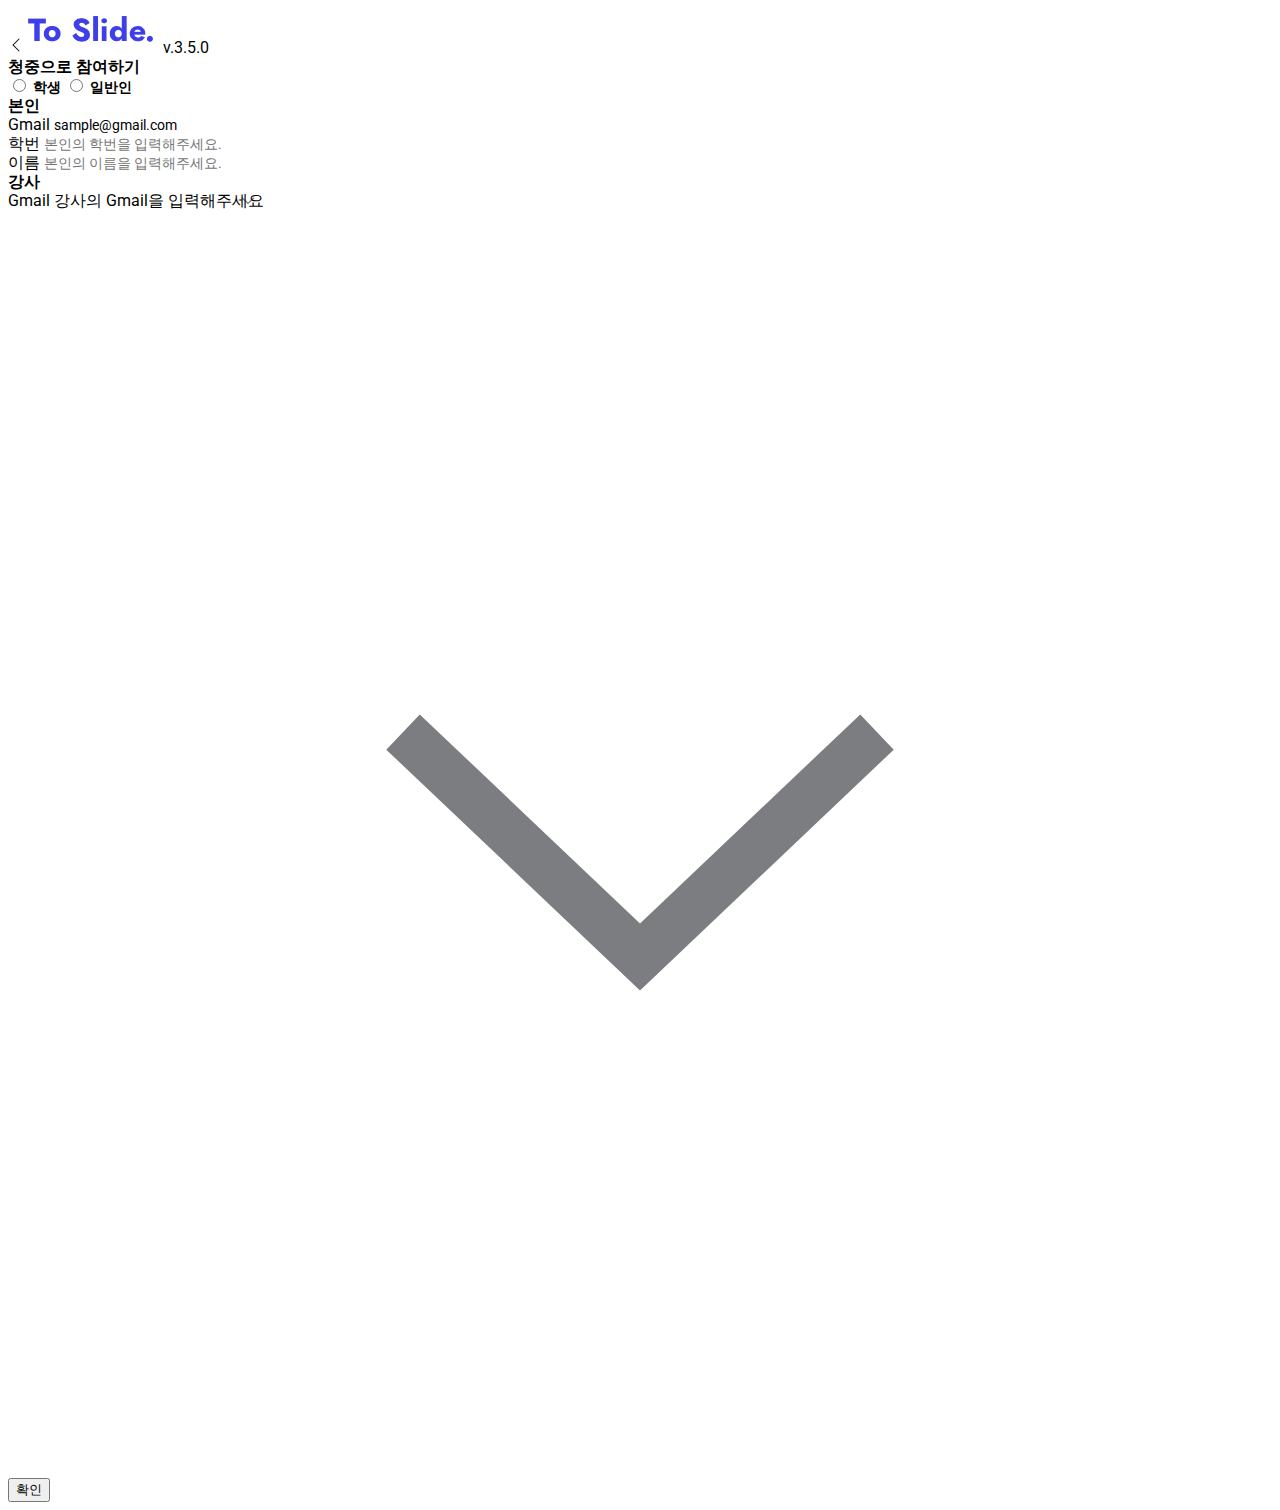
<file: index.html>
<!DOCTYPE html>
<html lang="en">
<head>
    <meta charset="UTF-8">
    <meta name="viewport" content="width=device-width, initial-scale=1.0">
    <link rel="stylesheet" href="./src/style.css">
    <link href="https://cdn.jsdelivr.net/npm/bootstrap@5.0.0-beta1/dist/css/bootstrap.min.css" rel="stylesheet" integrity="sha384-giJF6kkoqNQ00vy+HMDP7azOuL0xtbfIcaT9wjKHr8RbDVddVHyTfAAsrekwKmP1" crossorigin="anonymous">
    <link href='http://fonts.googleapis.com/css?family=Roboto:400,300,100,500,700' rel='stylesheet' type='text/css'>
    <script src="https://cdn.jsdelivr.net/npm/bootstrap@5.0.0-beta1/dist/js/bootstrap.bundle.min.js" integrity="sha384-ygbV9kiqUc6oa4msXn9868pTtWMgiQaeYH7/t7LECLbyPA2x65Kgf80OJFdroafW" crossorigin="anonymous" defer></script>
    <script src="./src/index.js" defer></script>
    <title>Document</title>
</head>
<body>
    <header class="container-fluid mt-3 mb-3 d-flex justify-content-between align-items-center position-relative col-md-4">
        <img src="./src//images/chevron-left.svg" alt="left" class="toslide-back-btn">
        <img src="./src/images/Toslide_logo.png" alt="logo" class="logo">
        <span class="toslide__version">v.3.5.0</span>
    </header>
    <main class="container-fluid d-flex flex-column p-0 align-items-md-center">
        <form action="" id="login_info" class="d-flex flex-column col-md-4">
            <div class="pb-4 d-flex flex-column mode-select p-3">
                <span class="toslide-font-bold">청중으로 참여하기</span>
                <div class="toslide-btn-group mt-3 d-flex">
                    <input type="radio" class="radio-input js-student-check" name="toslide-radio-btn" id="btnradio1" autocomplete="off" data-mode="student">
                    <label class="col-6 text-center p-2 toslide-font-medium" for="btnradio1">학생</label>
                    <input type="radio" class="radio-input js-non-student-check" name="toslide-radio-btn" id="btnradio2" autocomplete="off" data-mode="non-student">
                    <label class="col-6 text-center p-2 toslide-font-medium " for="btnradio2">일반인</label>
                </div>
            </div>
            <div class="d-flex flex-column p-3 input-section">
                <div class="d-flex flex-column mb-4">
                    <span class="toslide-font-bold mb-3">본인</span>
                    <div class="d-flex align-items-center mb-3">
                        <label for="Gmail" class="col-2">Gmail</label>
                        <input type="email" id="Gmail" name="Gmail" class="js-gmail ms-1 input-content" placeholder="본인의 Gmail을 입력해주세요.">
                    </div>
                    <div class="d-flex align-items-center mb-3 js-std-num-section">
                        <label for="student-num" class="col-2 toslide-font-normal">학번</label>
                        <input type="text" id="student-num" name="student-num" class="js-student-num ms-1 input-content" placeholder="본인의 학번을 입력해주세요.">
                    </div>
                    <div class="d-flex align-items-center mb-3">
                        <label for="name" class="col-2 toslide-font-normal">이름</label>
                        <input type="text" id="name" name="name" class="ms-1 input-content" placeholder="본인의 이름을 입력해주세요.">
                    </div>
                </div>
                <span class="toslide-font-bold mb-3">강사</span>
                <div class="d-flex align-items-center mb-3 position-relative">
                    <label for="lecturer" class="col-2">Gmail</label>
                    <select name="lecturer" id="lecturer" form="login_info" class="ms-1 input-content js-select-lecturer">
                        <option value="default" class="d-none">강사의 Gmail을 입력해주세요</option>
                        <option value="self-input">직접 입력하기</option>
                        <option value="GPS-search">GPS로 주변 강사 찾기</option>
                    </select>
                    <input type="email" id="lecturer" name="lecturer" class="ms-1 input-content d-none self-input js-select-input" disabled>
                    <img src="./src/images/select_dropdown.svg" alt="dropdown" class="select-input-dropdown js-select-input-dropdown d-none">
                </div>
                <input type="submit" value="확인" class="submit-btn mt-4 fw-bold">
            </div>
        </form>
    </main>
</body>
</html>
</file>
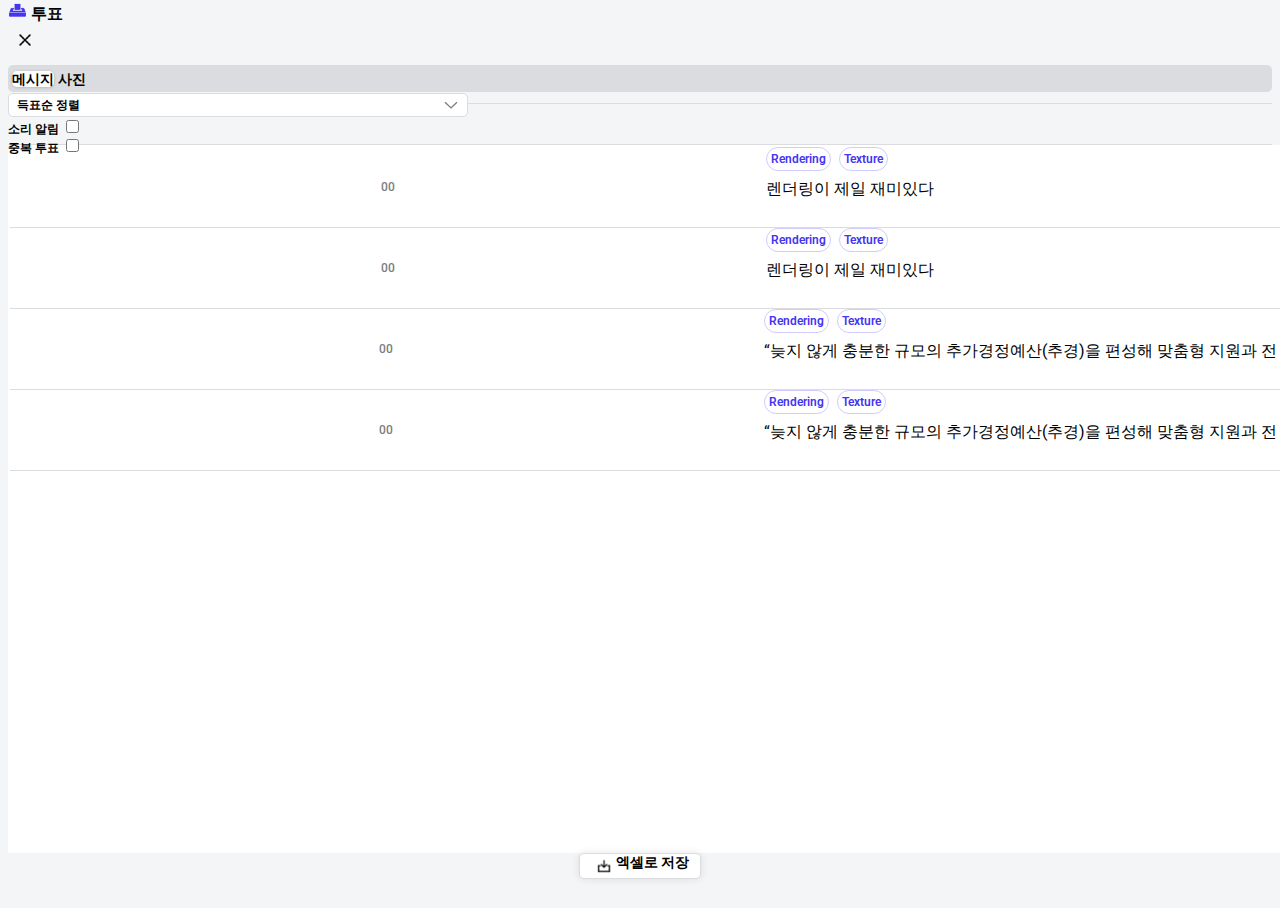
<file: vote.html>
<!DOCTYPE html>
<html lang="en">
<head>
    <meta charset="UTF-8">
    <meta name="viewport" content="width=device-width, initial-scale=1.0">
    <link rel="stylesheet" href="./src/css/style.css">
    <link rel="stylesheet" href="./src/css/toggle_section_style.css">
    <link rel="stylesheet" href="./src/css/vote.css">
    <link href="https://cdn.jsdelivr.net/npm/bootstrap@5.0.0-beta1/dist/css/bootstrap.min.css" rel="stylesheet" integrity="sha384-giJF6kkoqNQ00vy+HMDP7azOuL0xtbfIcaT9wjKHr8RbDVddVHyTfAAsrekwKmP1" crossorigin="anonymous">
    <link href='https://fonts.googleapis.com/css?family=Roboto:400,300,100,500,700' rel='stylesheet' type='text/css'>
    <script src="https://ajax.googleapis.com/ajax/libs/jquery/3.5.1/jquery.min.js"></script>
    <script src="https://cdn.jsdelivr.net/npm/bootstrap@5.0.0-beta1/dist/js/bootstrap.bundle.min.js" integrity="sha384-ygbV9kiqUc6oa4msXn9868pTtWMgiQaeYH7/t7LECLbyPA2x65Kgf80OJFdroafW" crossorigin="anonymous" defer></script>
    <script src="./src/js/set_box_size.js" defer></script>
    <!-- <script src="./src//js/vote.js" defer></script> -->
    <script src="./vote_by_sunny.js" defer></script>
    <title>Document</title>
</head>
<body onresize="setLayoutHeight()">
    <aside class="toggle-section position-relative">
        <div class="wrap">
            <div class="header-wrap">
                <div class="header d-flex justify-content-center position-relative py-3 align-items-center">
                    <button class="position-absolute toslide-back-btn">
                        <img src="./src/images/chevron-left.svg" alt="toslide-back-btn" class="function-image">
                    </button>
                    <div class="title d-flex align-items-center">
                        <img src="./src/images/vote_section/vote_blue.png" alt="vote_icon" class="util-image">
                        <span class="title-text toslide-font-large-bold ps-2">투표</span>
                    </div>
                    <button class="section-btn position-absolute section-cancle">
                        <img src="./src//images/photo_section/PNG_cancle_black.png" alt="cancle_btn" class="function-image">
                    </button>
                </div>
            </div>
            <div class="btn-group-wrap">
                <div class="toslide-btn-group mx-2 d-flex">
                    <input type="radio" class="radio-input" name="toslide-radio-btn" id="btnradio1" autocomplete="off" data-mode="student" onclick="change_to('message')" checked>
                    <label class="col-6 text-center toslide-font-medium-medium p-1" for="btnradio1">메시지</label>
                    <input type="radio" class="radio-input" name="toslide-radio-btn" id="btnradio2" autocomplete="off" data-mode="non-student" onclick="change_to('photo')">
                    <label class="col-6 text-center toslide-font-medium-medium p-1" for="btnradio2">사진</label>
                </div>
            </div>
            <div class="option-wrap">
                <div class="option-select d-flex justify-content-between align-items-center px-2 toslide-font-small-medium">
                    <select name="sort_option" class="sort-option" onchange="change_sorting(this)">
                        <option value="default">최신순 정렬</option>
                        <option value="voting" selected>득표순 정렬</option>
                    </select>
                    <div class="checkbox-section d-flex align-items-center">
                        <div class="d-flex">                    
                            <label for="sound-check" class="pe-1 sound-check">소리 알림</label>
                            <input type="checkbox" id="sound-check">
                        </div>
                        <div class="d-flex">
                            <label for="anonymous-check" class="pe-1 anonymous-check">중복 투표</label>
                            <input type="checkbox" id="anonymous-check">
                        </div>
                    </div>
                </div>
            </div>
            <table class="content-layout d-flex flex-column position-relative">
                <tbody id="msg_table_vote" class="message_list">
                    <tr class="message-items py-1">
                        <td class="message-num toslide-font-small-normal">00</td>
                        <td class="message-container px-2">
                            <div class="message-info d-flex justify-content-between">
                                <ul class="message-keyword">
                                    <li class="message-keyword-items toslide-font-small-medium">Rendering</li>
                                    <li class="message-keyword-items toslide-font-small-medium">Texture</li>
                                </ul>
                            </div>
                            <div class="message-content toslide-font-medium-lineheight20-normal">
                                렌더링이 제일 재미있다
                            </div>
                        </td>
                        <td class="message-vote-container">
                            <span class="message-vote toslide-font-small-normal">12표</span>
                        </td>
                    </tr>
                    <tr class="message-items py-1">
                        <td class="message-num toslide-font-small-normal">00</td>
                        <td class="message-container px-2">
                            <div class="message-info d-flex justify-content-between">
                                <ul class="message-keyword">
                                    <li class="message-keyword-items toslide-font-small-medium">Rendering</li>
                                    <li class="message-keyword-items toslide-font-small-medium">Texture</li>
                                </ul>
                            </div>
                            <div class="message-content toslide-font-medium-lineheight20-normal">
                                렌더링이 제일 재미있다
                            </div>
                        </td>
                        <td class="message-vote-container">
                            <span class="message-vote toslide-font-small-normal">12표</span>
                        </td>
                    </tr>
                    <tr class="message-items py-1">
                        <td class="message-num toslide-font-small-normal">00</td>
                        <td class="message-container px-2">
                            <div class="message-info d-flex justify-content-between">
                                <ul class="message-keyword">
                                    <li class="message-keyword-items toslide-font-small-medium">Rendering</li>
                                    <li class="message-keyword-items toslide-font-small-medium">Texture</li>
                                </ul>
                            </div>
                            <div class="message-content toslide-font-medium-lineheight20-normal">
                                “늦지 않게 충분한 규모의 추가경정예산(추경)을 편성해 맞춤형 지원과 전 국민 지원을 함께 협의하겠다.”
더불어민주당 이낙연 대표는 2일 국회 교섭단체 대표연설에서 신종 코로나바이러스 감염증(코로나19) 피해 계층에 대한 선별 지급 외에 경기 진작을 위한 전 국민 보편 지급도 함께 진행하겠다는 계획을 밝혔다. 문재인 대통령이 전날에 이어 이날도 소상공인과 자영업자들을 위한 지원 대책 마련을 강조한 가운데 이 대표도 4차 재난지원금 지급을 공식화하면서 정부의 논의에 속도가 붙을 것으로 보인다. 그러나 국가 재정 부담에 대한 우려도 만만치 않은 상황이다. 여기에 새해 초부터 추경 카드를 쓰는 것에 대한 부담도 있기 때문에 전 국민 재난지원금 지급을 위한 ‘슈퍼 추경’까지는 험난한 과정이 될 것으로 보인다.

이 대표는 이날 ‘국민이 국가의 역할을 묻습니다, 코로나를 넘어 신복지국가로’라는 제목의 연설에서 “나라 곳간을 풀 때는 풀어야 다시 채울 수 있다”며 적극적인 재정 정책의 필요성을 강조했다. 그는 “(지난해) 우리는 59년 만에 한 해 네 차례 추경을 집행했다. 558조 원, 사상 최대의 올해 예산도 상반기에 72.4%를 집행할 계획이다. 그래도 부족하다”고 했다.
                            </div>
                        </td>
                        <td class="message-vote-container">
                            <span class="message-vote toslide-font-small-normal">12표</span>
                        </td>
                    </tr>
                    <tr class="message-items py-1">
                        <td class="message-num toslide-font-small-normal">00</td>
                        <td class="message-container px-2">
                            <div class="message-info d-flex justify-content-between">
                                <ul class="message-keyword">
                                    <li class="message-keyword-items toslide-font-small-medium">Rendering</li>
                                    <li class="message-keyword-items toslide-font-small-medium">Texture</li>
                                </ul>
                            </div>
                            <div class="message-content toslide-font-medium-lineheight20-normal">
                                “늦지 않게 충분한 규모의 추가경정예산(추경)을 편성해 맞춤형 지원과 전 국민 지원을 함께 협의하겠다.”
더불어민주당 이낙연 대표는 2일 국회 교섭단체 대표연설에서 신종 코로나바이러스 감염증(코로나19) 피해 계층에 대한 선별 지급 외에 경기 진작을 위한 전 국민 보편 지급도 함께 진행하겠다는 계획을 밝혔다. 문재인 대통령이 전날에 이어 이날도 소상공인과 자영업자들을 위한 지원 대책 마련을 강조한 가운데 이 대표도 4차 재난지원금 지급을 공식화하면서 정부의 논의에 속도가 붙을 것으로 보인다. 그러나 국가 재정 부담에 대한 우려도 만만치 않은 상황이다. 여기에 새해 초부터 추경 카드를 쓰는 것에 대한 부담도 있기 때문에 전 국민 재난지원금 지급을 위한 ‘슈퍼 추경’까지는 험난한 과정이 될 것으로 보인다.

이 대표는 이날 ‘국민이 국가의 역할을 묻습니다, 코로나를 넘어 신복지국가로’라는 제목의 연설에서 “나라 곳간을 풀 때는 풀어야 다시 채울 수 있다”며 적극적인 재정 정책의 필요성을 강조했다. 그는 “(지난해) 우리는 59년 만에 한 해 네 차례 추경을 집행했다. 558조 원, 사상 최대의 올해 예산도 상반기에 72.4%를 집행할 계획이다. 그래도 부족하다”고 했다.
                            </div>
                        </td>
                        <td class="message-vote-container">
                            <span class="message-vote toslide-font-small-normal">12표</span>
                        </td>
                    </tr>
                </tbody>
                <tbody id="photo_table" class="photo_list" style="display: none">
                    <tr class="photo-items">
                        <td class="photo-num toslide-font-small-normal">00</td>
                        <td class="image-container">
                            <div class="image-section">
                                <img src="./src/images/sample_photos/202011241641-B711142-이종찬.jpg" class="image-section-image">
                            </div>
                        </td>
                        <td class="message-vote-container">
                            <span class="message-vote toslide-font-small-normal">12표</span>
                        </td>
                    </tr>
                    <tr class="photo-items">
                        <td class="photo-num toslide-font-small-normal">00</td>
                        <td class="image-container">
                            <div class="image-section">
                                <img src="./src/images/sample_photos/202011241641-B711142-이종찬.jpg" class="image-section-image">
                            </div>
                        </td>
                        <td class="message-vote-container">
                            <span class="message-vote toslide-font-small-normal">12표</span>
                        </td>
                    </tr>
                    <tr class="photo-items">
                        <td class="photo-num toslide-font-small-normal">00</td>
                        <td class="image-container">
                            <div class="image-section">
                                <img src="./src/images/sample_photos/202011241641-B711142-이종찬.jpg" class="image-section-image">
                            </div>
                        </td>
                        <td class="message-vote-container">
                            <span class="message-vote toslide-font-small-normal">12표</span>
                        </td>
                    </tr>
                    <tr class="photo-items">
                        <td class="photo-num toslide-font-small-normal">00</td>
                        <td class="image-container">
                            <div class="image-section">
                                <img src="./src/images/sample_photos/202011241641-B711142-이종찬.jpg" class="image-section-image">
                            </div>
                        </td>
                        <td class="message-vote-container">
                            <span class="message-vote toslide-font-small-normal">12표</span>
                        </td>
                    </tr>
                </tbody>
            </table>
            <div class="footer-wrap">
                <div class="footer px-2 py-2">
                    <div class="d-flex align-items-center justify-content-end w-100 h-100 px-1">
                        <button class="py-1 px-1 d-flex align-items-center save-excel">
                            <img src="./src/images/save_black.png" alt="save_black" class="save-image">
                            <div class="function-text toslide-font-medium-medium ps-2 responsive_font_1">엑셀로 저장</div>
                        </button>
                    </div>
                </div>
            </div>
        </div>
    </aside>
</body>
</html>
</file>
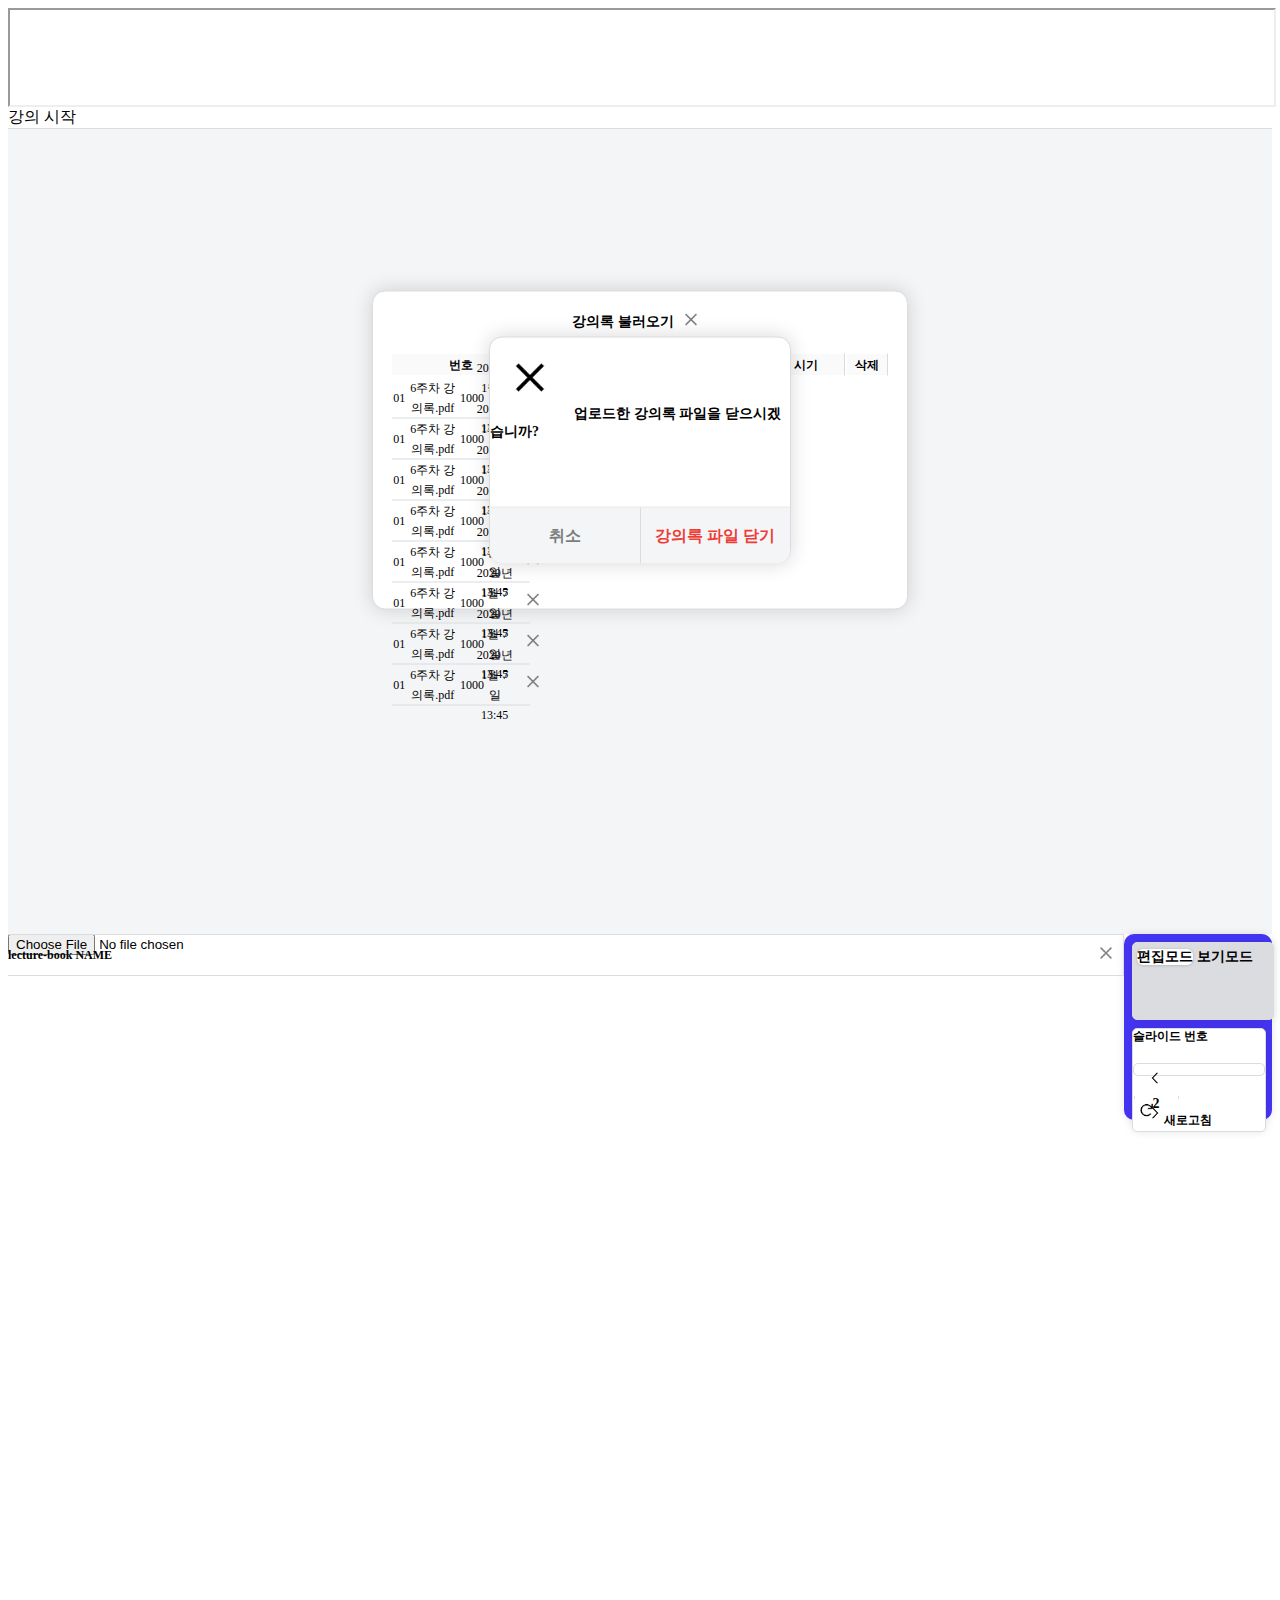
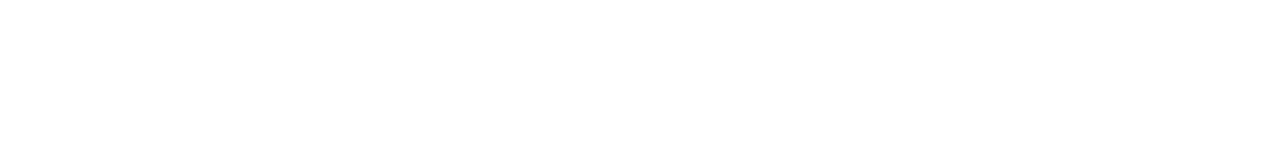
<file: online_lecture/online_lecture.html>
<!DOCTYPE html>
<html lang="en">
<head>
    <meta charset="UTF-8">
    <meta http-equiv="X-UA-Compatible" content="IE=edge">
    <meta name="viewport" content="width=device-width, initial-scale=1.0">
    <link href="https://cdn.jsdelivr.net/npm/bootstrap@5.0.0-beta1/dist/css/bootstrap.min.css" rel="stylesheet" integrity="sha384-giJF6kkoqNQ00vy+HMDP7azOuL0xtbfIcaT9wjKHr8RbDVddVHyTfAAsrekwKmP1" crossorigin="anonymous">
    <link rel="stylesheet" href="./online_lecture.css">
    <link rel="stylesheet" href="./modal.css">
    <script src="https://cdn.jsdelivr.net/npm/bootstrap@5.0.0-beta1/dist/js/bootstrap.bundle.min.js" integrity="sha384-ygbV9kiqUc6oa4msXn9868pTtWMgiQaeYH7/t7LECLbyPA2x65Kgf80OJFdroafW" crossorigin="anonymous" defer></script>
    <script src="./online_lecture.js" defer></script>
    <title>Document</title>
</head>
<body>
    <div class="wrap">
        <iframe id="iframe_main_menu" src="https://moonsangjin.github.io/Toslide/menu.html?a=1" style="width: 100%; height: 95px;" allowfullscreen=""></iframe>
        <main class="main position-relative" style="height: calc(100% - 95px);">
            <button class="position-absolute start-0 top-0 bg-info" onclick="startLecture()">강의 시작</button>
            <div class="hide-section d-none">
                <ul class="lecture-book-upload-list d-flex">
                    <li class="lecture-book-upload-list-items d-flex flex-column align-items-center justify-content-around" id="uploadNewTestPaperFromPC" onclick="uploadFromPC()">
                        <img src="./images/new_test_paper.gif" alt="new_lecture_book">
                        <span class="toslide-font-large-medium">새 강의록 업로드</span>
                    </li>
                    <li class="lecture-book-upload-list-items d-flex flex-column align-items-center justify-content-around" id="uploadNewTestPaperFromGoogle" onclick="openLoadLectureBookModal()">
                        <img src="./images/load_test_paper.png" alt="load_lecture_book">
                        <span class="toslide-font-large-medium">강의록 불러오기</span>
                    </li>
                </ul>
                <input type="file" class="d-none" id="test_paper_upload" name="test_paper_upload" accept=".doc, .docx" onchange="openTestEditSection(this)">
            </div>
            <div class="lecture-book-section-wrap d-none">
                <div class="lecture-book-section">
                    <div class="lecture-book-title">
                        <span class="toslide-font-small-medium" id="toslide_lecture-book_name">lecture-book NAME</span>
                        <button class="lecture-book-cancle-btn" onclick="openCloseLectureBookModal()">
                            <img src="./images/close_gray.png" alt="cancle_btn" class="function-image">
                        </button>
                    </div>
                    <div class="lecture-book-content">
                        <iframe src="https://docs.google.com/presentation/d/1O6qBLklPs0jbwQCGs1oXgf244qrhSlFPdDnL3h0yu98/edit#slide=id.p1" frameborder="0" style="width:100%; height: 100%;" id="iframe_lecture_book_file"></iframe>
                    </div>
                </div>
                <div class="lecture-book-controller d-flex flex-column align-items-center position-absolute">
                    <div class="lecture-book-mode-select d-flex flex-column">
                        <button class="toslide-font-medium-medium h-50 text-center edit-mode clicked" onclick="lectureBookModeTrans(this)">편집모드</button>
                        <button class="toslide-font-medium-medium h-50 text-center look-mode" onclick="lectureBookModeTrans(this)">보기모드</button>
                    </div>
                    <div class="lecture-book-slide-controller">
                        <div class="toslide-font-small-medium d-flex justify-content-center align-items-center">슬라이드 번호</div>
                        <div class="d-flex align-items-center lecture-book-slide-controller__contorller-wrap">
                            <div class="d-flex align-items-center justify-content-center w-100 h-100 lecture-book-slide-controller__contorller">
                                <button>
                                    <img src="./images/drop_down_black.png" alt="slide_back" style="transform: rotate(90deg);" class="lecture-book-controller-img">
                                </button>
                                <div class="h-100 d-flex align-items-center justify-content-center slide-number toslide-font-medium-medium">2</div>
                                <button>
                                    <img src="./images/drop_down_black.png" alt="slide_forward" style="transform: rotate(-90deg);" class="lecture-book-controller-img">
                                </button>
                            </div>
                        </div>
                        <div class="refresh toslide-font-small-medium lecture-book-slide-controller__refresh d-flex align-items-center justify-content-center">
                            <img src="./images/refresh.png" alt="refresh" class="lecture-book-controller-img">
                            <span>새로고침</span>
                        </div>
                    </div>
                </div>
            </div>
        </main>
    </div>
    <div class="modal-overlay"></div>
    <div class="toslide-modal mode-trans-modal d-none">
        <div class="mode-trans-modal-main d-flex flex-column justify-content-center align-items-center">
            <img src="./images/lecture_mode_black.png" alt="test_mode_black">
            <span class="toslide-font-medium-bold">강의모드로 전환하시겠습니까?</span>
        </div>
        <div class="mode-trans-modal-function-select modal-function-section">
            <button class="modal-cancle-btn" onclick="cancleTransModal()">취소</button>
            <button class="modal-check-btn" onclick="transMode()">강의모드 전환</button>
        </div>
    </div>
    <div class="toslide-modal load-lecture-book-modal d-none">
        <div class="load-lecture-book-modal-header modal-title position-relative">
            <span class="toslide-font-medium-bold">강의록 불러오기</span>
            <button class="load-lecture-book-modal-close-btn position-absolute" onclick="closeLoadLectureBookModal()">
                <img src="./images/close_gray.png" alt="close_gray" class="function-image">
            </button>
        </div>
        <table class="lecture-book-list d-flex flex-column">
            <thead class="lecture-book-list-head">
                <tr class="d-flex">
                    <th>번호</th>
                    <th>시험명</th>
                    <th>매수</th>
                    <th>업로드 시기</th>
                    <th>삭제</th>
                </tr>
            </thead>
            <tbody class="lecture-book-list-body" onclick="openLectureBook()">
                <tr class="lecture-book-list-items">
                    <td>01</td>
                    <td>6주차 강의록.pdf</td>
                    <td>1000</td>
                    <td>2020년 1월 7일 13:45</td>
                    <td>
                        <button class="lecture-book-list-close-btn">
                            <img src="./images/close_gray.png" alt="close_gray" class="function-image">
                        </button>
                    </td>
                </tr>
                <tr class="lecture-book-list-items">
                    <td>01</td>
                    <td>6주차 강의록.pdf</td>
                    <td>1000</td>
                    <td>2020년 1월 7일 13:45</td>
                    <td>
                        <button class="lecture-book-list-close-btn">
                            <img src="./images/close_gray.png" alt="close_gray" class="function-image">
                        </button>
                    </td>
                </tr>
                <tr class="lecture-book-list-items">
                    <td>01</td>
                    <td>6주차 강의록.pdf</td>
                    <td>1000</td>
                    <td>2020년 1월 7일 13:45</td>
                    <td>
                        <button class="lecture-book-list-close-btn">
                            <img src="./images/close_gray.png" alt="close_gray" class="function-image">
                        </button>
                    </td>
                </tr>
                <tr class="lecture-book-list-items">
                    <td>01</td>
                    <td>6주차 강의록.pdf</td>
                    <td>1000</td>
                    <td>2020년 1월 7일 13:45</td>
                    <td>
                        <button class="lecture-book-list-close-btn">
                            <img src="./images/close_gray.png" alt="close_gray" class="function-image">
                        </button>
                    </td>
                </tr>
                <tr class="lecture-book-list-items">
                    <td>01</td>
                    <td>6주차 강의록.pdf</td>
                    <td>1000</td>
                    <td>2020년 1월 7일 13:45</td>
                    <td>
                        <button class="lecture-book-list-close-btn">
                            <img src="./images/close_gray.png" alt="close_gray" class="function-image">
                        </button>
                    </td>
                </tr>
                <tr class="lecture-book-list-items">
                    <td>01</td>
                    <td>6주차 강의록.pdf</td>
                    <td>1000</td>
                    <td>2020년 1월 7일 13:45</td>
                    <td>
                        <button class="lecture-book-list-close-btn">
                            <img src="./images/close_gray.png" alt="close_gray" class="function-image">
                        </button>
                    </td>
                </tr>
                <tr class="lecture-book-list-items">
                    <td>01</td>
                    <td>6주차 강의록.pdf</td>
                    <td>1000</td>
                    <td>2020년 1월 7일 13:45</td>
                    <td>
                        <button class="lecture-book-list-close-btn">
                            <img src="./images/close_gray.png" alt="close_gray" class="function-image">
                        </button>
                    </td>
                </tr>
                <tr class="lecture-book-list-items">
                    <td>01</td>
                    <td>6주차 강의록.pdf</td>
                    <td>1000</td>
                    <td>2020년 1월 7일 13:45</td>
                    <td>
                        <button class="lecture-book-list-close-btn">
                            <img src="./images/close_gray.png" alt="close_gray" class="function-image">
                        </button>
                    </td>
                </tr>
            </tbody>
        </table>
    </div>
    <div class="toslide-modal close-lecture-book-paper-modal d-none">
        <div class="close-lecture-book-paper-modal-main d-flex flex-column justify-content-center align-items-center">
            <img src="./images/X_or_Close_black.png" alt="X_or_Close_black">
            <span class="toslide-font-medium-bold">업로드한 강의록 파일을 닫으시겠습니까?</span>
        </div>
        <div class="close-lecture-book-paper-modal-function-select modal-function-section">
            <button class="modal-cancle-btn" onclick="cancleCloseLectureBookModal()">취소</button>
            <button class="modal-check-btn" style="color: #EE3D36;" onclick="closeLectureBook()">강의록 파일 닫기</button>
        </div>
    </div>
</body>
</html>
</file>
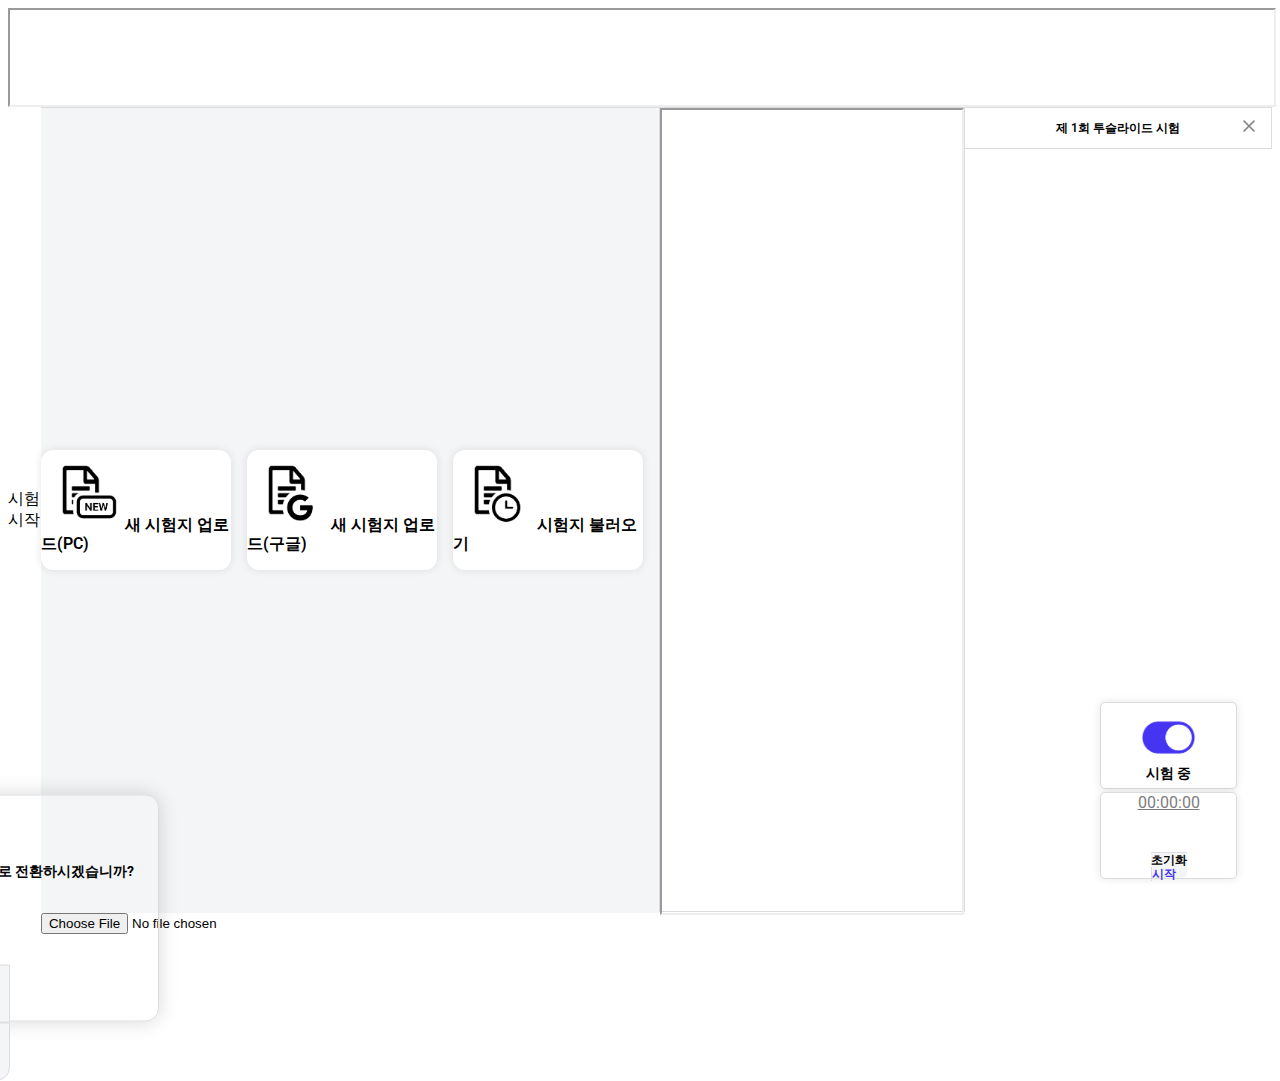
<file: online_lecture/online_test.html>
<!DOCTYPE html>
<html lang="en">
<head>
    <meta charset="UTF-8">
    <meta name="viewport" content="width=device-width, initial-scale=1.0">
    <link href="https://fonts.googleapis.com/css?family=Roboto" rel="stylesheet">
    <link href="https://cdn.jsdelivr.net/npm/bootstrap@5.0.0-beta1/dist/css/bootstrap.min.css" rel="stylesheet" integrity="sha384-giJF6kkoqNQ00vy+HMDP7azOuL0xtbfIcaT9wjKHr8RbDVddVHyTfAAsrekwKmP1" crossorigin="anonymous">
    <link rel="stylesheet" href="./online_test.css">
    <script src="https://ajax.googleapis.com/ajax/libs/jquery/3.5.1/jquery.min.js" defer></script>
    <script src="https://cdn.jsdelivr.net/npm/bootstrap@5.0.0-beta1/dist/js/bootstrap.bundle.min.js" integrity="sha384-ygbV9kiqUc6oa4msXn9868pTtWMgiQaeYH7/t7LECLbyPA2x65Kgf80OJFdroafW" crossorigin="anonymous" defer></script>
    <script src="./online_test.js" defer></script>
    <title>Document</title>
</head>
<body>
    <div class="wrap">
        <iframe id="iframe_main_menu" src="https://moonsangjin.github.io/Toslide/menu.html?a=1" style="width: 100%; height: 95px;" allowfullscreen=""></iframe>
        <main class="main position-relative" style="height: calc(100% - 95px);">
            <button class="start-test position-absolute start-0 top-0 bg-info">시험 시작</button>
            <div class="hide-section d-none">
                <ul class="test-paper-upload-list d-flex">
                    <li class="test-paper-upload-list-items d-flex flex-column align-items-center justify-content-around" id="uploadNewTestPaperFromPC" onclick="uploadFromPC()">
                        <img src="./online_test/new_test_paper.gif" alt="new_test_paper">
                        <span class="toslide-font-large-medium">새 시험지 업로드(PC)</span>
                    </li>
                    <li class="test-paper-upload-list-items d-flex flex-column align-items-center justify-content-around" id="uploadNewTestPaperFromGoogle">
                        <img src="./online_test/google_document.png" alt="google_document">
                        <span class="toslide-font-large-medium">새 시험지 업로드(구글)</span>
                    </li>
                    <li class="test-paper-upload-list-items d-flex flex-column align-items-center justify-content-around" id="loadTestPaper">
                        <img src="./online_test/used_test_paper.gif" alt="used_test_paper">
                        <span class="toslide-font-large-medium">시험지 불러오기</span>
                    </li>
                </ul>
                <input type="file" class="d-none" id="test_paper_upload" name="test_paper_upload" accept=".doc, .docx" onchange="openTestSection(this)">
            </div>
            <div class="test-section-wrap d-none">
                <div class="attendance position-relative">
                    <iframe id="iframe_attendance" src="https://prefer2.github.io/toslide_attendance/attendance.html" style="height: 100%;" allowfullscreen=""></iframe>
                </div>
                <div class="test-section" style="height: 100%;">
                    <div class="test-title">
                        <span class="toslide-font-small-medium">제 1회 투슬라이드 시험</span>
                        <button class="test-cancle-btn">
                            <img src="../src/images/photo_section/close_gray.png" alt="cancle_btn" class="function-image">
                        </button>
                    </div>
                    <div class="test-content">
                        <iframe src="" frameborder="0" style="width:100%; height: 100%;" id="iframe_test_file"></iframe>
                        <div class="test-state">
                            <img src="../src/images/menu/gathering_start.png" alt="gathering_start" class="gathering-image">
                            <span class="toslide-font-medium-medium">시험 중</span>
                        </div>
                        <div class="test-timer">
                            <div class="timer-section tosilde-font-very-large-medium d-flex justify-content-center align-items-center">00:00:00</div>
                            <div class="timer-function-select w-100 d-flex">
                                <div class="d-flex justify-content-center align-items-center col-6 toslide-font-small-medium">초기화</div>
                                <div class="d-flex justify-content-center align-items-center col-6 toslide-font-small-medium" id="timer_start">시작</div>
                            </div>
                        </div>
                    </div>
                </div>
            </div>
        </main>
    </div>
    <div class="mode-trans-modal position-absolute d-none">
        <div class="mode-trans-modal-main d-flex flex-column justify-content-center align-items-center">
            <img src="./online_test/test_mode_black.png" alt="test_mode_black">
            <span class="toslide-font-medium-bold">시험모드로 전환하시겠습니까?</span>
        </div>
        <div class="mode-trans-modal-function-select d-flex">
            <button class="mode-trans-modal-fuction-button cancle toslide-font-large-medium">취소</button>
            <button class="mode-trans-modal-fuction-button trans toslide-font-large-medium">시험모드 전환</button>
        </div>
    </div>
</body>
</html>


       <!-- <div class="attendance position-relative">
            <iframe id="iframe_attendance" src="https://prefer2.github.io/toslide_attendance/attendance.html" style="height: 100%;" allowfullscreen=""></iframe>
        </div>
        <div class="test-section" style="height: 100%;">
            <div class="test-title">
                <span class="toslide-font-small-medium">제 1회 투슬라이드 시험</span>
                <button class="test-cancle-btn">
                    <img src="./src/images/photo_section/close_gray.png" alt="cancle_btn" class="function-image">
                </button>
            </div>
            <div class="test-content">
                <iframe src="https://docs.google.com/document/d/1E_0U7w2f_kJO0SCSPeccJdNBc9wpZWeCowgOmWP_Amk/edit" frameborder="0" style="width:100%; height: 100%;"></iframe>
                <div class="test-state">
                    <img src="./src/images/menu/gathering_start.png" alt="gathering_start" class="gathering-image">
                    <span class="toslide-font-medium-medium">시험 중</span>
                </div>
                <div class="test-timer">
                    <div class="timer-section tosilde-font-very-large-medium d-flex justify-content-center align-items-center">00:00:00</div>
                    <div class="timer-function-select w-100 d-flex">
                        <div class="d-flex justify-content-center align-items-center col-6 toslide-font-small-medium">초기화</div>
                        <div class="d-flex justify-content-center align-items-center col-6 toslide-font-small-medium" id="timer_start">시작</div>
                    </div>
                </div>
            </div>
        </div> -->
</file>
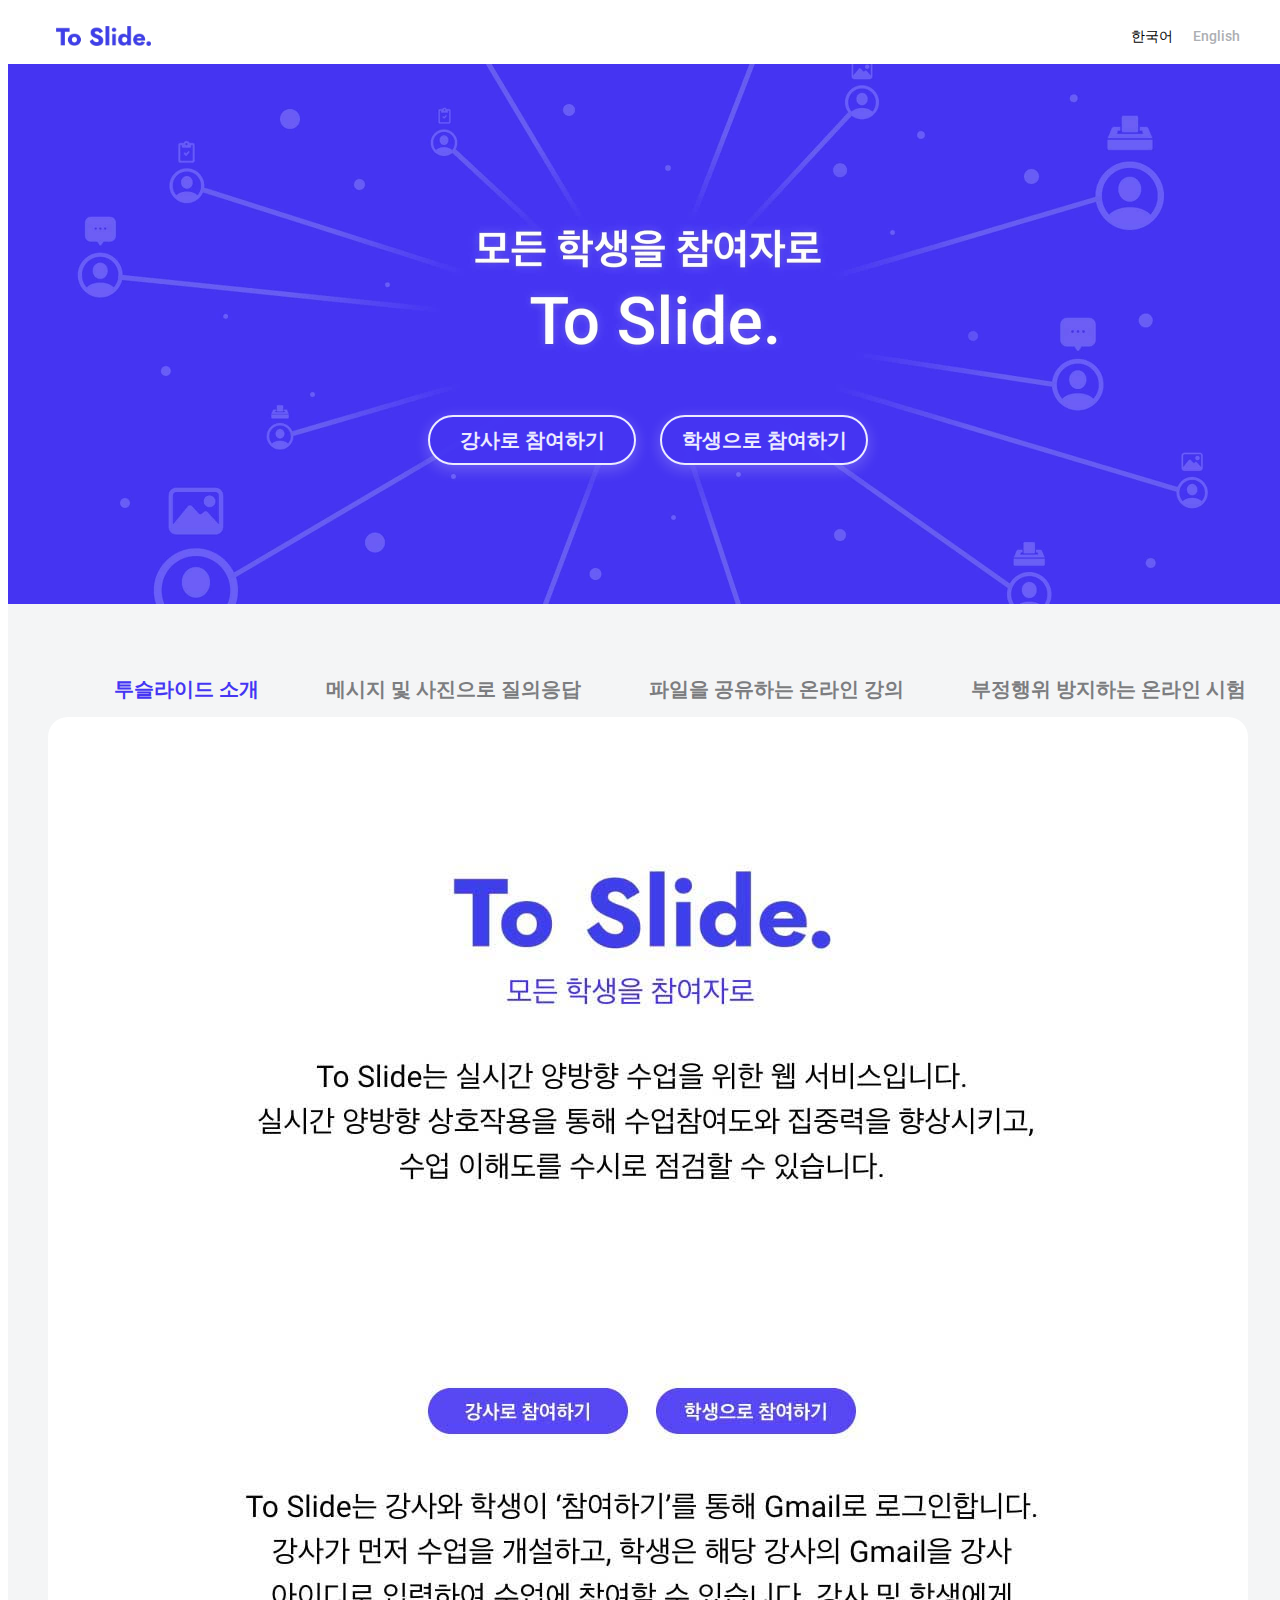
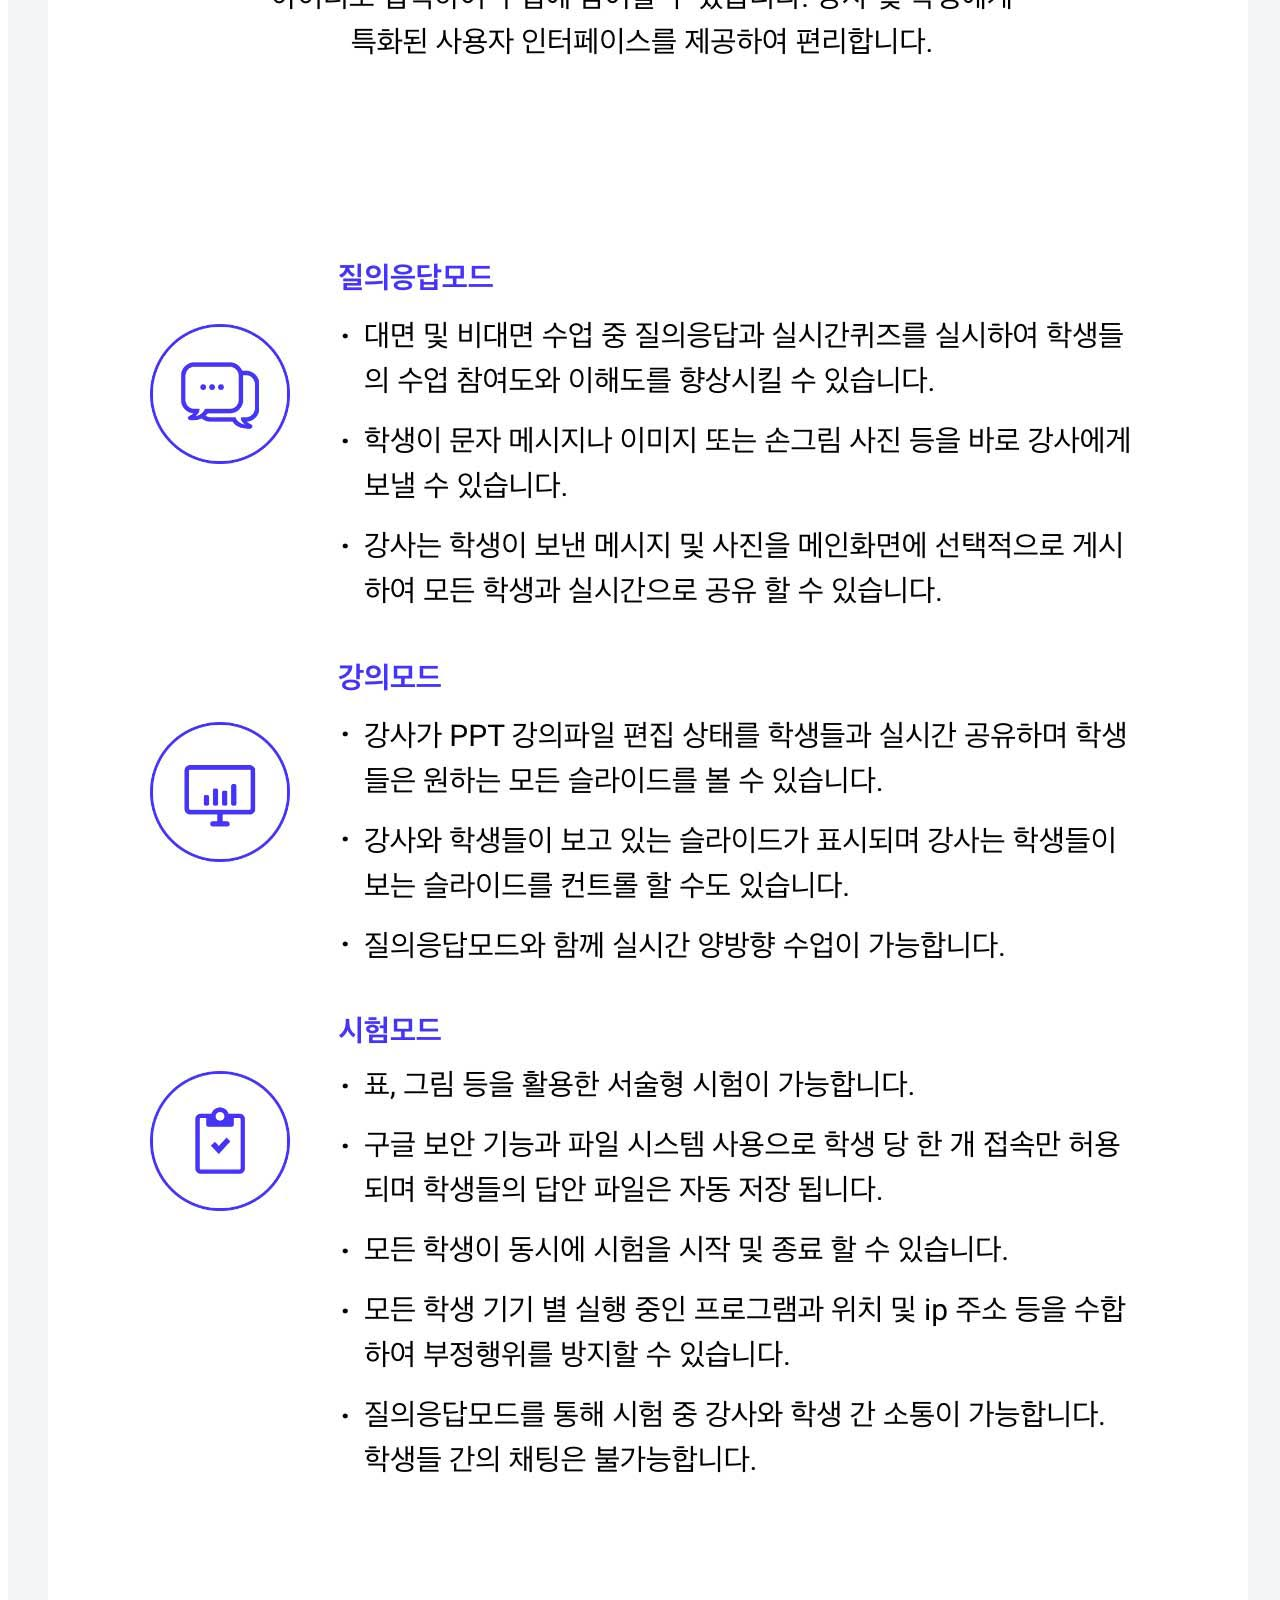
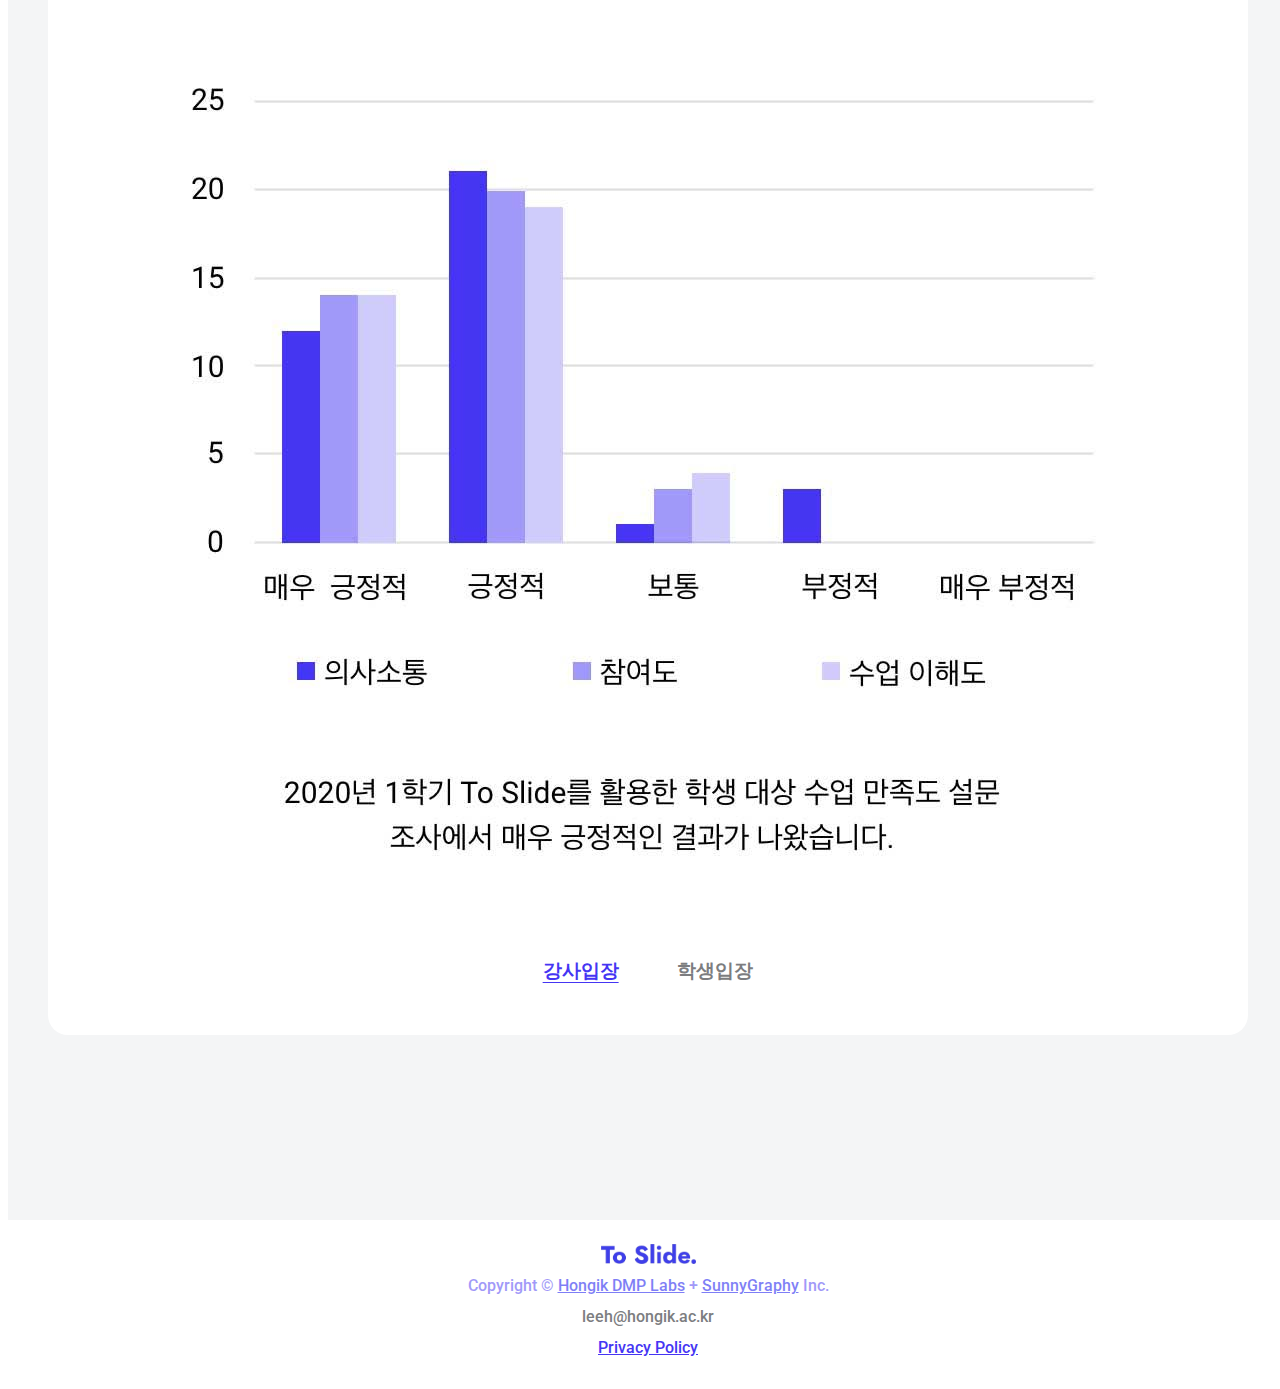
<file: toslide_main/toslide_main.html>
<!DOCTYPE html>
<html lang="en">
<head>
    <meta charset="UTF-8">
    <meta http-equiv="X-UA-Compatible" content="IE=edge">
    <meta name="viewport" content="width=device-width, initial-scale=1.0">
    <link href="https://cdn.jsdelivr.net/npm/bootstrap@5.0.0-beta1/dist/css/bootstrap.min.css" rel="stylesheet" integrity="sha384-giJF6kkoqNQ00vy+HMDP7azOuL0xtbfIcaT9wjKHr8RbDVddVHyTfAAsrekwKmP1" crossorigin="anonymous">
    <link href='https://fonts.googleapis.com/css?family=Roboto:400,300,100,500,700' rel='stylesheet' type='text/css'>
    <link rel="stylesheet" href="../src/css/style.css">
    <link rel="stylesheet" href="./toslide_main.css">
    <script src="https://cdn.jsdelivr.net/npm/bootstrap@5.0.0-beta1/dist/js/bootstrap.bundle.min.js" integrity="sha384-ygbV9kiqUc6oa4msXn9868pTtWMgiQaeYH7/t7LECLbyPA2x65Kgf80OJFdroafW" crossorigin="anonymous" defer></script>
    <script src="./toslide_main.js" defer></script>
    <script src="./toslide_main_translate.js" defer></script>
    <title>Document</title>
</head>
<body>
    <div class="wrap">
        <header class="header">
          <div class="header-wrap">
            <img src="./images/toslide_logo.png" alt="logo" class="logo">
            <div class="translate-buttons">
                <button class="translate translate__korean toslide-font-medium-normal active" onclick="textTranslate(this)">한국어</button>
                <button class="translate translate__english toslide-font-medium-normal" onclick="textTranslate(this)">English</button>
            </div>
          </div>
        </header>
        <section class="join-section position-relative">
            <img src="" alt="join-section-background-img" id="bg_img" class="join-section-background-img">
            <div class="join-buttons" id="toslide_join_button_container">
                <button id="lbutton"  class="join join__lecturer toslide-font-very-large-bold" disabled onclick="loginToslide_lecturer()">강사로 참여하기</button>
                <button id="sbutton" class="join join__audience toslide-font-very-large-bold" disabled onclick="loginToslide_student()">학생으로 참여하기</button>
            </div>
        </section>
        <section class="tutorial-section">
          <div class="wrap-tutorial-section">
            <div class="tutorial-section__header">
              <ul class="tutorial-section__mode"> 
                <li class="tutorial-section__mode__items toslide-font-very-large-bold selected" id="toslide_intro" onclick="tutorialModeSelect(this)">투슬라이드 소개</li>
                <li class="tutorial-section__mode__items toslide-font-very-large-bold" id="toslide_qna" onclick="tutorialModeSelect(this)">메시지 및 사진으로 질의응답</li>
                <li class="tutorial-section__mode__items toslide-font-very-large-bold" id="toslide_online_lecture" onclick="tutorialModeSelect(this)">파일을 공유하는 온라인 강의</li>
                <li class="tutorial-section__mode__items toslide-font-very-large-bold" id="toslide_online_test" onclick="tutorialModeSelect(this)">부정행위 방지하는 온라인 시험</li>
              </ul>
            </div>
            <div class="tutorial-section__content">
              <img src="./images/tutorial_toslide_intro.jpg" alt="tutorial-section__img-content" id="tutorial_img_content" class="tutorial-section__content__img-content">
              <div class="joiner-mode d-none">
                <button class="joiner-mode-btn selected" id="select_lecturer" onclick="selectTutorialContent(this)">강사입장</button>
                <button class="joiner-mode-btn" id="select_student" onclick="selectTutorialContent(this)">학생입장</button>
              </div>
              <div id="tutorial-videos">
              </div>
            </div>
          </div>
        </section>
        <footer class="footer">
            <img src="./images/toslide_logo.png" alt="logo" class="logo">
            <p class="footer-text copyright-text toslide-font-large-normal">Copyright © 
              <a href="https://sites.google.com/view/dmphongik">Hongik DMP Labs</a> + 
              <a href="https://sunnygraphy.com/">SunnyGraphy</a> Inc.
            </p>
            <p class="footer-text emali-text toslide-font-large-normal">leeh@hongik.ac.kr</p>
            <a href="#" class="footer-text privacy-anchor toslide-font-large-normal">Privacy Policy</a>
        </footer>
    </div>
</body>
</html>
</file>
<file: src/style.css>
:root {
  --toslide-blue: #4535f3;
  --toslide-gray: #dadce0;
  --toslide-normal-gray: #adafb3;
  --toslide-background-gray: #f4f5f6;
  --toslide-font-gray: #7c7d80;
  --border-radius: 5px;
  --toslide-font-size: 14px;
  --margin-small: 8px;
  --margin-middle: 12px;
  --padding-very-small: 4px;
  --padding-small: 8px;
  --padding-middle: 12px;
}

body {
  font-family: Roboto !important;
}

button {
  all: unset;
}

ul {
  list-style: none;
  margin: 0;
  padding: 0;
}

select {
  all: unset;
  background: url("./images/select_dropdown.svg") no-repeat 100%;
  background-size: 2rem 2rem;
}

input[type="text"],
input[type="email"] {
  all: unset;
  font-size: var(--toslide-font-size);
  background-color: white;
}

.toslide-normal-gray {
  background-color: var(--toslide-gray) !important;
}

.toslide-font-bold {
  font: normal normal 700 16px/19px Roboto;
}

.toslide-font-medium {
  font: normal normal 600 14px/16px Roboto;
}

.toslide-font-medium-label {
  font: normal normal 600 16px/19px Roboto;
}

.toslide-font-normal {
  font: normal normal 500 16px/19px Roboto;
}
</file>
<file: src/css/style.css>
:root {
  --toslide-blue: #4535f3;
  --toslide-gray: #dadce0;
  --toslide-normal-gray: #adafb3;
  --toslide-background-gray: #f4f5f6;
  --toslide-font-gray: #7c7d80;
  --border-radius: 5px;
  --border-gentle-radius: 12px;
  --toslide-small-font-size: 12px;
  --toslide-font-size: 12px;
  --margin-small: 8px;
  --margin-middle: 12px;
  --margin-large: 16px;
  --padding-very-small: 4px;
  --padding-small: 8px;
  --padding-middle: 12px;
}
body {
  font-family: Roboto !important;
}

button {
  all: unset;
}

select {
  all: unset;
  background: url("../images/select_dropdown.svg") no-repeat 100%;
  background-size: 2rem 2rem;
}

input[type="text"],
input[type="email"] {
  all: unset;
  font-size: var(--toslide-font-size);
  background-color: white;
}

.toslide-normal-gray {
  background-color: var(--toslide-gray) !important;
}

.toslide-font-blue {
  color: var(--toslide-blue);
}

.toslide-font-normal-gray {
  color: var(--toslide-normal-gray);
}

.toslide-font-gray {
  color: var(--toslide-font-gray);
}

/* font style */
.toslide-font-small-normal {
  font: normal normal 500 12px/14px Roboto;
}
.toslide-font-small-medium {
  font: normal normal 600 12px/14px Roboto;
}
.toslide-font-small-bold {
  font: normal normal 700 12px/14px Roboto;
}
.toslide-font-small-lineheight20-normal {
  font: normal normal 500 12px/20px Roboto;
}
.toslide-font-small-lineheight20-medium {
  font: normal normal 600 12px/20px Roboto;
}

.toslide-font-medium-normal {
  font: normal normal 500 14px/16px Roboto;
}
.toslide-font-medium-medium {
  font: normal normal 600 14px/16px Roboto;
}
.toslide-font-medium-bold {
  font: normal normal 700 14px/16px Roboto;
}
.toslide-font-medium-lineheight20-medium {
  font: normal normal 600 14px/20px Roboto;
}

.toslide-font-large-normal {
  font: normal normal 500 16px/19px Roboto;
}
.toslide-font-large-medium {
  font: normal normal 600 16px/19px Roboto;
}
.toslide-font-large-bold {
  font: normal normal 700 16px/19px Roboto;
}

.toslide-font-very-large-bold {
  font: normal normal 700 20px/24px Roboto;
}

@media screen and (max-width: 1024px) {
  .toslide-font-very-large-bold {
    font: normal normal 700 14px Roboto;
  }
}
</file>
<file: src/css/toggle_section_style.css>
@import "./style.css";

html {
  height: 100%;
}

body {
  background-color: var(--toslide-background-gray) !important;
  height: 100%;
  display: flex;
  justify-content: flex-end;
  /* carefully */
}

input[type="checkbox"] {
  cursor: pointer;
}

.toggle-section {
  width: 100%;
  height: 100%;
  margin: 0;
}

/* wrap */
.header-wrap {
  width: 100%;
  height: 45px;
  display: flex;
  align-items: center;
}
.btn-group-wrap {
  width: 100%;
  height: 50px;
  display: flex;
  align-items: center;
}
.option-wrap {
  width: 100%;
  height: 40px;
  border-top: 1px solid var(--toslide-gray);
  border-bottom: 1px solid var(--toslide-gray);
  display: flex;
  align-items: center;
}
.content-layout {
  width: 100%;
}
.footer-wrap {
  width: 100%;
  height: 55px;
  display: flex;
  align-items: center;
}

/* header */
.header {
  width: 100%;
}

.toslide-back-btn {
  cursor: pointer;
  transform: scale(0.8);
  left: 0.5rem;
  display: none;
}

.section-cancle {
  right: 0.5rem;
}

.toslide-btn-group {
  background-color: var(--toslide-gray);
  border-radius: var(--border-radius);
  padding: var(--padding-very-small);
  width: 100%;
}

.toslide-btn-group label {
  cursor: pointer;
  border-radius: var(--border-radius);
}

.toslide-btn-group .radio-input {
  display: none;
}

.toslide-btn-group .radio-input:checked + label {
  background-color: white;
  box-shadow: 0px 0.5px 3px #00000033;
}

/* option */
.option-select {
  width: 100%;
}

.sort-option {
  border-radius: var(--border-radius);
  border: 1px solid var(--toslide-gray);
  width: 35%;
  background-color: white;
  padding: var(--padding-very-small) var(--padding-small);
}

.checkbox-section > * {
  margin-right: var(--margin-small);
}

/* content */
.content-layout {
  background-color: white;
  overflow-y: scroll;
  margin: 0;
  padding: 0;
}

/* footer */

.footer {
  width: 100%;
  display: flex;
  flex-direction: column;
  align-items: center;
}
.util-image {
  width: 19px;
}
.function-image {
  width: 34px;
  height: 34px;
}

/* mobile */
.toslide-back-btn.mobile {
  display: block;
}
.section-cancle.mobile {
  display: none;
}
.toggle-section.mobile {
  max-width: 100%;
}
</file>
<file: src/css/vote.css>
.footer {
  height: 100%;
}

.message-items {
  width: 100%;
  display: flex;
  align-items: center;
  height: 80px;
  border-bottom: 1px solid var(--toslide-gray);
}

.message-num {
  width: 10%;
  display: flex;
  justify-content: center;
  color: var(--toslide-font-gray);
}

.message-container {
  width: 80%;
  height: 100%;
}

.message-info {
  height: 32px;
}

.message-content {
  white-space: nowrap;
  overflow: hidden;
  text-overflow: ellipsis;
}

.message-vote-container {
  width: 10%;
  display: flex;
  justify-content: center;
}

.message-keyword {
  list-style: none;
  display: flex;
  margin: 0;
  padding: 0;
  margin-bottom: 8px;
}

.message-keyword-items {
  border: 1px solid rgba(69, 53, 243, 0.25);
  border-radius: 13px;
  text-align: center;
  color: #4535f3;
  padding: calc(var(--padding-very-small));
  margin-right: var(--margin-small);
}

.message-vote {
  color: #4535f3;
}

.save-excel {
  width: 25%;
  min-width: 120px;
  display: flex;
  justify-content: center;
  border: 1px solid var(--toslide-gray);
  background-color: white;
  box-shadow: 0px 0px 8px #0000001a;
  border-radius: 5px;
  color: white;
}

.save-image {
  width: 24px;
}

.function-text {
  color: black;
}

/* photo */

.photo-items {
  display: flex;
  justify-content: space-around;
  align-items: center;
  padding: var(--padding-very-small) 0;
  border-bottom: 1px solid var(--toslide-gray);
  height: 169.75px;
  cursor: pointer;
  /* 30 33 */
}

.photo-items .image-container {
  height: 100%;
  width: 90%;
}
.photo-items .photo-num {
  width: 10%;
  height: auto;
}

.photo-items .photo-num {
  display: flex;
  align-items: center;
  justify-content: center;
  color: var(--toslide-font-gray);
}

.photo-items .image-section {
  width: 100%;
  border: 1px solid var(--toslide-gray);
  border-radius: var(--border-radius);
  height: 100%;
  display: flex;
  justify-content: center;
  position: relative;
}

.image-section-image {
  height: 100%;
  width: 100%;
  object-fit: contain;
}
</file>
<file: online_lecture/online_lecture.css>
@import "../src/css/style.css";

html,
body,
.wrap {
  height: 100%;
}

iframe {
  margin: 0;
  display: block;
}

.function-image,
.check-image {
  width: 34px;
  height: 34px;
}
.lecture-book-controller-img {
  width: 28px;
  height: 28px;
}

.hide-section {
  width: 100%;
  height: 100%;
  background-color: var(--toslide-background-gray);
  border-top: 1px solid var(--toslide-gray);
}

.lecture-book-upload-list {
  list-style: none;
  margin: 0;
  padding: 0;
  width: 100%;
  height: 100%;
  display: flex;
  align-items: center;
  justify-content: center;
}

.lecture-book-upload-list-items {
  min-width: 190px;
  min-height: 120px;
  width: 10%;
  height: 15%;
  margin-right: var(--margin-large);
  box-shadow: 0px 0px 8px #0000001a;
  border-radius: var(--border-gentle-radius);
  background-color: white;
  cursor: pointer;
}

.lecture-book-upload-list img {
  width: 80px;
  height: auto;
  position: relative;
}

/* lecture book */
.lecture-book-section-wrap {
  width: 100%;
  height: 100%;
  display: flex;
}

.lecture-book-section {
  width: 100%;
}

.lecture-book-title {
  height: 5%;
  display: flex;
  justify-content: space-between;
  align-items: center;
  border: 1px solid var(--toslide-gray);
  border-left: none;
  position: relative;
}

.lecture-book-content {
  height: 95%;
  position: relative;
}

.lecture-book-controller {
  width: 150px;
  height: 170px;
  bottom: 16px;
  right: 24px;
  background-color: var(--toslide-blue);
  padding: 8px;
  box-shadow: 0px 0px 8px #00000019;
  border-radius: 10px;
}

.lecture-book-mode-select,
.lecture-book-slide-controller {
  box-shadow: 0px 0px 8px #0000001a;
  border: 1px solid #dadce0;
  border-radius: 5px;
}

.edit-mode.clicked,
.look-mode.clicked {
  background: #ffffff 0% 0% no-repeat padding-box;
  box-shadow: 0px 0.5px 3px #00000033;
  border-radius: 6px;
}

.lecture-book-mode-select {
  background-color: var(--toslide-gray);
  width: 100%;
  height: 40%;
  margin-bottom: 8px;
  padding: 4px;
}

.lecture-book-slide-controller {
  background-color: white;
  width: 100%;
  height: 60%;
}

.lecture-book-slide-controller div {
  height: 33%;
}

.lecture-book-slide-controller__contorller > * {
  width: 33%;
  text-align: center;
}

.lecture-book-slide-controller__contorller {
  border: 1px solid #dadce0;
  border-radius: 5px;
}

.slide-number {
  border-left: 1px solid #dadce0;
  border-right: 1px solid #dadce0;
}

/* modal */

.load-lecture-book-modal {
  min-width: 500px;
  min-height: 300px;
  width: 30%;
  height: 30%;
  padding: 0 17px 17px 17px;
}

.mode-trans-modal,
.close-lecture-book-paper-modal {
  min-width: 300px;
  min-height: 200px;
  width: 15%;
  height: 25%;
}

.mode-trans-modal-main,
.close-lecture-book-paper-modal-main {
  height: 75%;
}

.mode-trans-modal-function-select,
.close-lecture-book-paper-modal-function-select {
  height: 25%;
}

.mode-trans-modal-main img,
.close-lecture-book-paper-modal-main img {
  width: 80px;
  height: auto;
}

.load-lecture-book-modal-close-btn {
  right: 12px;
}

.load-lecture-book-modal-header {
  height: 20%;
}

.lecture-book-list {
  height: 80%;
  width: 100%;
  font: normal normal 500 12px/20px Roboto;
  overflow-y: auto;
}
.lecture-book-list tr th:nth-child(4),
.lecture-book-list tr td:nth-child(4) {
  width: 30%;
}
.lecture-book-list tr th:nth-child(2),
.lecture-book-list tr td:nth-child(2) {
  width: 40%;
}

.lecture-book-list-head {
  width: 100%;
  height: 10%;
  background: #fafafb 0% 0% no-repeat padding-box;
  border-bottom: 1px solid var(--toslide-gray);
}

.lecture-book-list-head th {
  border-right: 1px solid #d9dbdf;
}

.lecture-book-list-body {
  width: 100%;
}

/* test */
.lecture-book-list-body {
  cursor: pointer;
}
/* test */

.lecture-book-list th,
.lecture-book-list td {
  width: 10%;
  text-align: center;
}

.lecture-book-list-items {
  display: flex;
  width: 100%;
  height: 40px;
  border-bottom: 1px solid var(--toslide-gray);
  align-items: center;
}
</file>
<file: online_lecture/modal.css>
.modal-overlay {
  display: none;
  position: fixed;
  top: 0;
  left: 0;
  width: 100%;
  height: 100%;
  background-color: var(--toslide-background-gray);
  opacity: 0.4;
}

.modal-overlay.modal-on {
  display: block;
}

.toslide-modal {
  position: absolute;
  border: 1px solid var(--toslide-gray);
  border-radius: 13px;
  box-shadow: 0px 0px 20px #00000027;
  top: 50%;
  left: 50%;
  transform: translate(-50%, -50%);
  background-color: white;
}

.modal-title {
  display: flex;
  justify-content: center;
  align-items: center;
}

.modal-function-section {
  background-color: var(--toslide-background-gray);
  border-radius: 0px 0px 13px 13px;
  border-top: 1px solid var(--toslide-gray);
  display: flex;
}
.modal-function-section button {
  width: 50%;
}
.modal-cancle-btn,
.modal-check-btn {
  display: flex;
  justify-content: center;
  align-items: center;
  font: normal normal 600 16px/19px Roboto;
}
.modal-cancle-btn {
  color: var(--toslide-font-gray);
  border-right: 1px solid var(--toslide-gray);
}
.modal-check-btn {
  color: var(--toslide-blue);
}
</file>
<file: online_lecture/online_test.css>
@import "../src/css/style.css";
html,
body,
.wrap {
  height: 100%;
}

iframe {
  margin: 0;
  display: block;
}

.main {
  width: 100%;
  display: flex;
  justify-content: center;
  align-items: center;
}

.test-section-wrap {
  width: 100%;
  height: 100%;
  display: flex;
}

.test-section {
  width: 100%;
}

.attendance {
  border: 1px solid var(--toslide-gray);
}

.test-title {
  height: 5%;
  display: flex;
  justify-content: center;
  align-items: center;
  border: 1px solid var(--toslide-gray);
  border-left: none;
  position: relative;
}

.test-content {
  height: 95%;
  position: relative;
}

.function-image {
  width: 34px;
  height: 34px;
}

.test-cancle-btn {
  position: absolute;
  right: 5px;
}

.gathering-image {
  width: 55px;
  height: 55px;
}

.test-state,
.test-timer {
  width: 135px;
  height: 85px;
  position: absolute;
  display: flex;
  flex-direction: column;
  align-items: center;
  justify-content: center;
  background-color: white;
  right: 35px;
  box-shadow: 0px 0px 8px #0000001a;
  border: 1px solid var(--toslide-gray);
  border-radius: 5px;
}

.test-state {
  bottom: 125px;
}

.test-timer {
  bottom: 35px;
}

.timer-section {
  text-decoration: underline;
  color: var(--toslide-font-gray);
  height: 70%;
}

.timer-function-select {
  height: 30%;
  background-color: var(--toslide-background-gray);
  border-radius: 0 0 5px 5px;
  border-top: 1px solid var(--toslide-gray);
}

#timer_start {
  border-left: 1px solid var(--toslide-gray);
  color: var(--toslide-blue);
}

/* hide-section */
.hide-section {
  width: 100%;
  height: 100%;
  background-color: var(--toslide-background-gray);
  border-top: 1px solid var(--toslide-gray);
}

.test-paper-upload-list {
  list-style: none;
  margin: 0;
  padding: 0;
  width: 100%;
  height: 100%;
  display: flex;
  align-items: center;
  justify-content: center;
}

.test-paper-upload-list-items {
  min-width: 190px;
  min-height: 120px;
  width: 10%;
  height: 15%;
  margin-right: var(--margin-large);
  box-shadow: 0px 0px 8px #0000001a;
  border-radius: var(--border-gentle-radius);
  background-color: white;
  cursor: pointer;
}
.test-paper-upload-list-items:hover {
  transform: scale(1.05);
  transition: transform 0.1s ease-in-out;
}
.test-paper-upload-list-items img {
  width: 80px;
  height: auto;
}

/* modal */
.wrap.modal-on {
  opacity: 0.4;
}

.mode-trans-modal {
  min-width: 300px;
  min-height: 200px;
  width: 15%;
  height: 25%;
  border: 1px solid var(--toslide-gray);
  border-radius: 13px;
  box-shadow: 0px 0px 20px #00000027;
  top: 50%;
  left: 50%;
  transform: translate(-50%, -50%);
}

.mode-trans-modal-main {
  height: 75%;
}

.mode-trans-modal-main img {
  width: 80px;
  height: auto;
}

.mode-trans-modal-function-select {
  height: 25%;
}

.mode-trans-modal-fuction-button {
  width: 50%;
  height: 100%;
  background: var(--toslide-background-gray);
  border: 1px solid var(--toslide-gray);
  text-align: center;
}

.mode-trans-modal-fuction-button.cancle {
  border-radius: 0px 0px 0px 13px;
  color: var(--toslide-font-gray);
}
.mode-trans-modal-fuction-button.trans {
  border-radius: 0px 0px 13px 0px;
  color: var(--toslide-blue);
}

@media screen and (max-width: 768px) {
  .test-paper-upload-list {
    flex-direction: column;
  }
  .test-paper-upload-list-items {
    margin-bottom: var(--margin-large);
  }
}
</file>
<file: toslide_main/toslide_main.css>
html,
body {
  width: 100%;
  overflow-x: hidden;
}

.wrap {
  display: flex;
  flex-direction: column;
  width: 100%;
}

/* header */
.header {
  padding: 1.125rem 0;
  width: 100%;
  display: flex;
  justify-content: center;
  align-items: center;
}

.header-wrap {
  width: 1200px;
  min-width: 320px;
  display: flex;
  justify-content: space-between;
  padding-left: 16px;
}

.logo {
  height: 1.25rem;
  width: 5.9375rem;
}

.translate {
  margin-right: 1rem;
  color: var(--toslide-normal-gray);
  outline: none !important;
}
.translate.active {
  color: black;
}

/* join */
.join-section {
  width: 100%;
  height: 540px;
  display: flex;
  justify-content: center;
  position: relative;
}

.join-section-background-img {
  width: 100%;
  height: 100%;
  position: absolute;
  object-fit: cover;
}

.join-buttons {
  position: relative;
  text-align: center;
  display: flex;
  justify-content: center;
  width: 100%;
  height: 50px;
  top: 65%;
}

.join {
  width: 204px;
  min-width: 120px;
  height: 46px;
  display: flex;
  justify-content: center;
  align-items: center;
  border: 2px solid #ffffff;
  background-color: var(--toslide-blue);
  border-radius: 2rem;
  box-shadow: 0px 0.25rem 1rem #ffffff40;
  opacity: 0.9;
  -webkit-text-fill-color: #ffffff;
  color: #ffffff;
  outline: 0 !important;
}

.join__lecturer {
  margin-right: 1.5rem;
}

/* tutorial-section */
.tutorial-section {
  width: 100%;
  padding: 4.5625rem 0;
  background-color: var(--toslide-background-gray);
}
.wrap-tutorial-section {
  margin: auto;
  width: 100%;
  display: flex;
  align-items: center;
  flex-direction: column;
}
.tutorial-section__mode {
  width: 100%;
  list-style: none;
  margin: 0;
  margin-bottom: 1rem;
  padding: 0 2.5vw;
  display: flex;
  justify-content: space-around;
}
.tutorial-section__mode__items {
  color: var(--toslide-font-gray);
  cursor: pointer;
}

.tutorial-section__mode__items.selected {
  color: var(--toslide-blue);
}

.tutorial-section__header {
  width: 100%;
  max-width: 1200px;
}

.tutorial-section__content {
  width: 1200px;
  margin: 0 40px;
  position: relative;
  border-radius: 20px;
  margin-bottom: 7rem;
}

.tutorial-section__content__img-content {
  width: 100%;
  height: auto;
  object-fit: cover;
}

.joiner-mode {
  font: normal normal bold 1.5vw Roboto;
  color: var(--toslide-font-gray);
  text-align: center;
}

.joiner-mode-btn {
  outline: none !important;
}

.joiner-mode-btn:hover,
.joiner-mode-btn.selected {
  color: var(--toslide-blue);
  text-decoration: underline;
  text-underline-position: under;
}

#select_lecturer {
  margin-right: 4.2vw;
}

/* footer */
.footer {
  display: flex;
  flex-direction: column;
  align-items: center;
  justify-content: center;
  padding: 1.5rem 0;
}

.footer-text {
  margin-top: 0.75rem;
  margin-bottom: 0;
}

.copyright-text {
  color: var(--toslide-blue);
  opacity: 0.5;
}
.emali-text {
  color: var(--toslide-font-gray);
}
.privacy-anchor {
  color: var(--toslide-blue);
}

/* heedae add */
.tutorial-section__content {
  padding-top: 4%;
  padding-bottom: 4%;
  background-color: #ffffff;
  border-radius: 20px;
}
.video-box {
  position: relative;
  width: 100%;
  height: 0;
  margin-top: 10rem;
  padding-bottom: 56.25%;
  text-align: center;
}
.video {
  position: absolute;
  top: 1rem;
  left: 10%;
  width: 80%;
  height: 90%;
}
.video-box figcaption {
  position: absolute;
  top: -2rem;
  left: 10%;
  color: var(--toslide-blue);
  font: normal normal bold 1.2rem "Roboto" !important;
}

/* media query */
@media screen and (max-width: 1024px) {
  .header {
    padding: 1.25rem 1.25rem;
  }

  .join-section {
    height: 16.5rem;
  }
  .join-buttons {
    top: 10rem;
    color: white !important;
  }

  .join {
    width: 150px;
  }
  .join__lecturer {
    margin-right: 0.5rem;
  }

  .joiner-mode {
    font: normal normal bold 14px Roboto;
    color: var(--toslide-font-gray);
  }

  .tutorial-section {
    padding: 3rem 3%;
  }
  .tutorial-section__mode {
    padding: 0;
    flex-direction: column;
  }
  .tutorial-section__mode__items {
    margin-bottom: 1rem;
  }
  .tutorial-section__content {
    width: 100%;
    margin-bottom: 0;
  }
}
</file>
